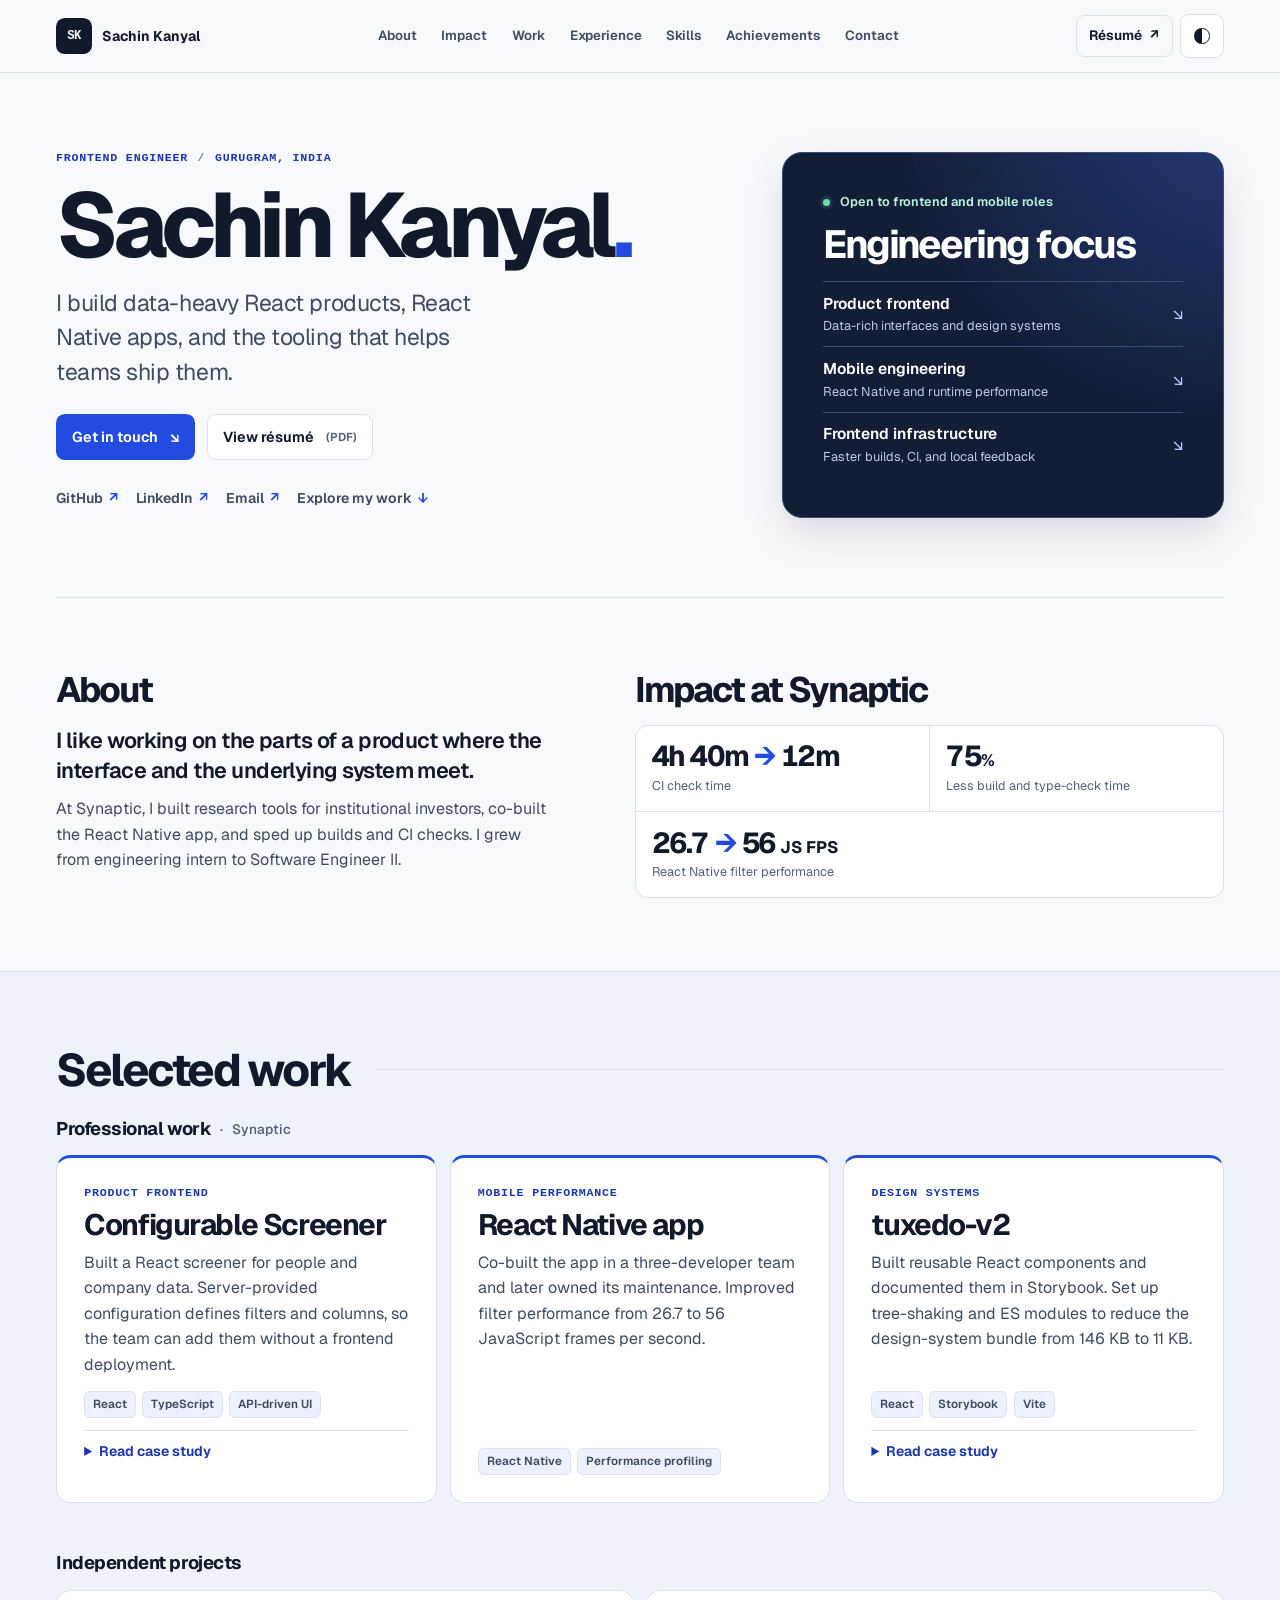
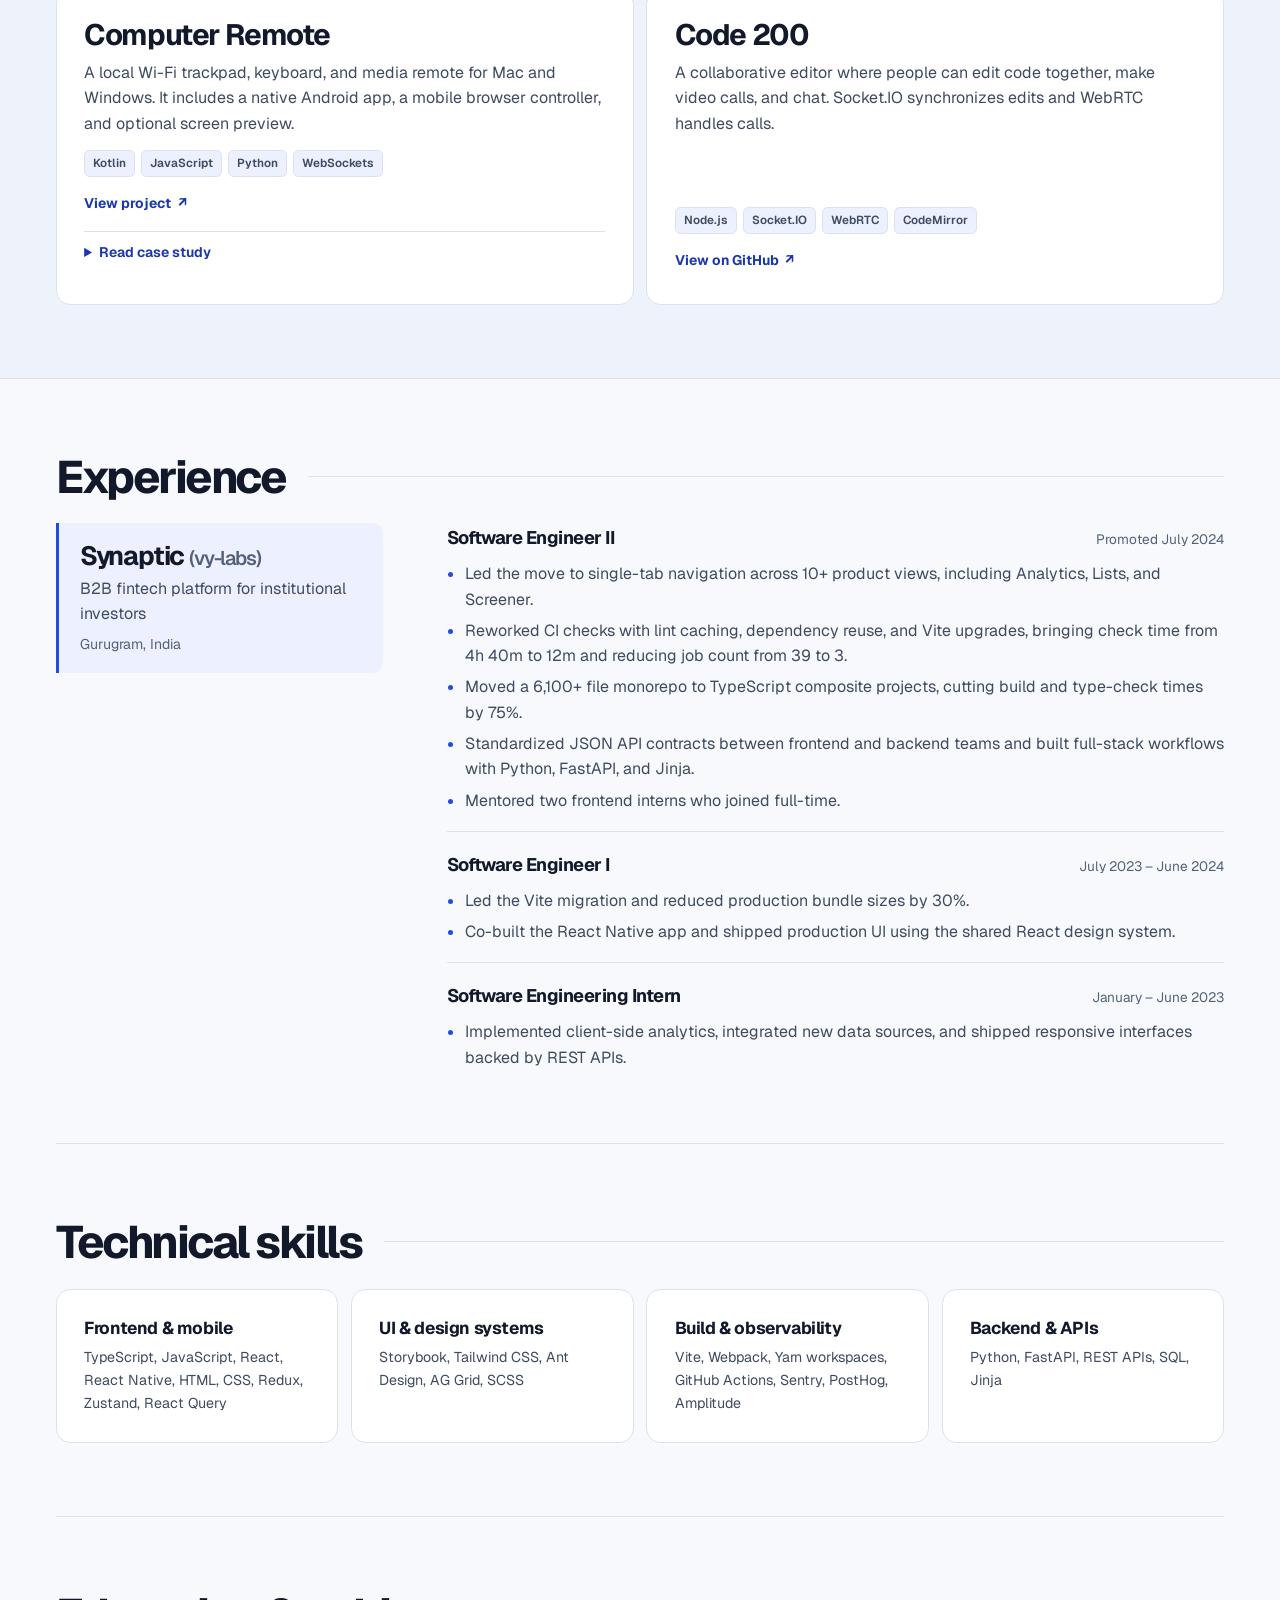
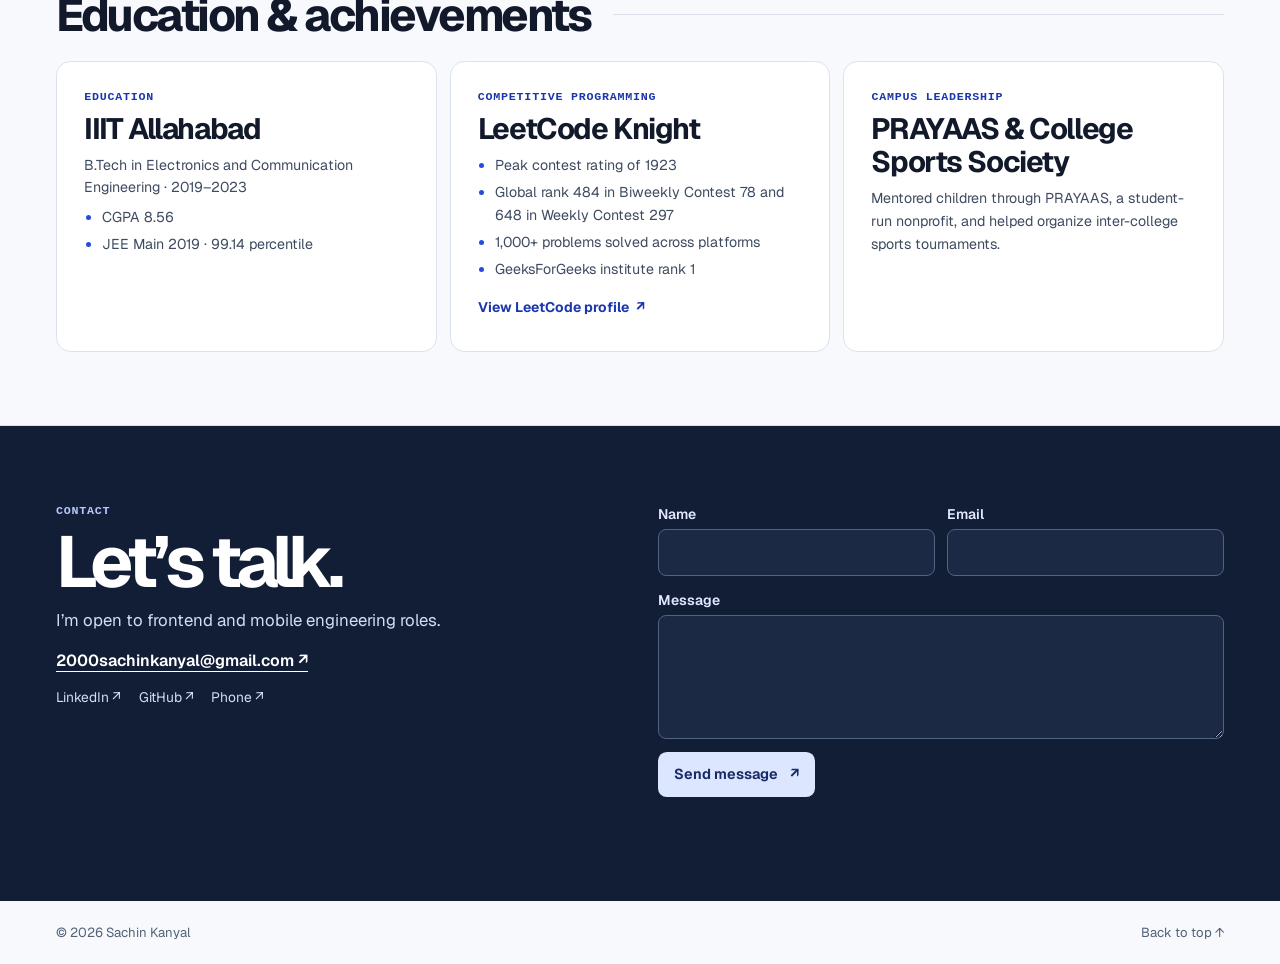
<file: index.html>
<!doctype html>
<html lang="en">
<head>
  <meta charset="utf-8">
  <meta name="viewport" content="width=device-width, initial-scale=1">
  <title>Sachin Kanyal — Frontend Engineer</title>
  <meta name="description" content="Sachin Kanyal is a frontend engineer building React and React Native products, design systems, and frontend infrastructure. Explore his work and experience.">
  <meta name="theme-color" content="#f8f9fc">
  <meta property="og:title" content="Sachin Kanyal — Frontend Engineer">
  <meta property="og:description" content="Selected work in React, React Native, and frontend infrastructure.">
  <meta property="og:type" content="website">
  <link rel="icon" href="favicon.jpg" type="image/jpeg">
  <link rel="preconnect" href="https://fonts.googleapis.com">
  <link rel="preconnect" href="https://fonts.gstatic.com" crossorigin>
  <link href="https://fonts.googleapis.com/css2?family=Geist:wght@400..800&display=swap" rel="stylesheet">
  <link rel="stylesheet" href="style.css">
  <script src="script.js" defer></script>
</head>
<body>
  <a class="skip-link" href="#main-content">Skip to content</a>
  <header class="site-header">
    <div class="shell header-inner">
      <a class="brand" href="#hero" aria-label="Sachin Kanyal, home">
        <span class="monogram" aria-hidden="true">SK</span>
        <span class="brand-name" aria-hidden="true">Sachin Kanyal</span>
      </a>
      <nav class="nav desktop-nav" aria-label="Main">
        <a href="#about">About</a>
        <a href="#impact">Impact</a>
        <a href="#projects">Work</a>
        <a href="#experience">Experience</a>
        <a href="#skills">Skills</a>
        <a href="#achievements">Achievements</a>
        <a href="#contact">Contact</a>
      </nav>
      <div class="header-actions">
        <a class="header-resume" href="https://drive.google.com/file/d/1k4LGmsz5pi5712-VLyqkQMNNYxLnMJjQ/view?usp=sharing">Résumé <span aria-hidden="true">↗</span></a>
        <button class="theme-toggle" type="button" aria-label="Dark mode" aria-pressed="false" title="Dark mode" hidden>
          <span class="theme-icon" aria-hidden="true"></span>
        </button>
        <details class="nav-drawer">
          <summary><span class="sr-only">Menu</span><span class="menu-icon" aria-hidden="true"></span></summary>
          <nav class="nav drawer-links" aria-label="Main">
            <a href="#about">About</a>
            <a href="#impact">Impact</a>
            <a href="#projects">Work</a>
            <a href="#experience">Experience</a>
            <a href="#skills">Skills</a>
            <a href="#achievements">Achievements</a>
            <a href="#contact">Contact</a>
          </nav>
        </details>
      </div>
    </div>
  </header>

  <main id="main-content" tabindex="-1">
    <section class="shell hero" id="hero" aria-labelledby="hero-title">
      <div class="hero-copy">
        <p class="eyebrow hero-role">Frontend Engineer <span aria-hidden="true">/</span> Gurugram, India</p>
        <h1 id="hero-title">Sachin Kanyal<span class="name-period" aria-hidden="true">.</span></h1>
        <p class="hero-intro">I build data-heavy React products, React Native apps, and the tooling that helps teams ship them.</p>
        <div class="actions">
          <a class="button button-primary" href="#contact">Get in touch <span aria-hidden="true">↘</span></a>
          <a class="button button-secondary" href="https://drive.google.com/file/d/1k4LGmsz5pi5712-VLyqkQMNNYxLnMJjQ/view?usp=sharing">View résumé <span class="file-type">(PDF)</span></a>
        </div>
        <ul class="hero-links" aria-label="Profile and contact links">
          <li><a href="https://github.com/15Sachin2000">GitHub <span aria-hidden="true">↗</span></a></li>
          <li><a href="https://www.linkedin.com/in/sachin-kanyal-15b636218/">LinkedIn <span aria-hidden="true">↗</span></a></li>
          <li><a href="mailto:2000sachinkanyal@gmail.com">Email <span aria-hidden="true">↗</span></a></li>
          <li><a href="#projects">Explore my work <span aria-hidden="true">↓</span></a></li>
        </ul>
      </div>

      <aside class="hero-panel" aria-labelledby="focus-title">
        <p class="availability"><span aria-hidden="true"></span> Open to frontend and mobile roles</p>
        <h2 id="focus-title">Engineering focus</h2>
        <ul class="focus-links">
          <li>
            <a href="#screener">
              <span><strong>Product frontend</strong><small>Data-rich interfaces and design systems</small></span>
              <span class="focus-arrow" aria-hidden="true">↘</span>
            </a>
          </li>
          <li>
            <a href="#native-app">
              <span><strong>Mobile engineering</strong><small>React Native and runtime performance</small></span>
              <span class="focus-arrow" aria-hidden="true">↘</span>
            </a>
          </li>
          <li>
            <a href="#impact">
              <span><strong>Frontend infrastructure</strong><small>Faster builds, CI, and local feedback</small></span>
              <span class="focus-arrow" aria-hidden="true">↘</span>
            </a>
          </li>
        </ul>
      </aside>
    </section>

    <div class="shell section overview">
      <section id="about" aria-labelledby="about-title">
        <header class="section-heading"><h2 id="about-title">About</h2></header>
        <p class="about-lead">I like working on the parts of a product where the interface and the underlying system meet.</p>
        <p class="about-body">At Synaptic, I built research tools for institutional investors, co-built the React Native app, and sped up builds and CI checks. I grew from engineering intern to Software Engineer II.</p>
      </section>

      <section id="impact" aria-labelledby="impact-title">
        <header class="section-heading"><h2 id="impact-title">Impact at Synaptic</h2></header>
        <dl class="impact-grid">
          <div class="impact-item">
            <dt>CI check time</dt>
            <dd>4h 40m <span class="metric-arrow" aria-hidden="true">→</span><span class="sr-only"> to </span> 12m</dd>
          </div>
          <div class="impact-item">
            <dt>Less build and type-check time</dt>
            <dd>75<small>%</small></dd>
          </div>
          <div class="impact-item">
            <dt>React Native filter performance</dt>
            <dd>26.7 <span class="metric-arrow" aria-hidden="true">→</span><span class="sr-only"> to </span> 56 <small>JS FPS</small></dd>
          </div>
        </dl>
      </section>
    </div>

    <section class="work-band" id="projects" aria-labelledby="work-title">
      <div class="shell section">
        <header class="section-heading"><h2 id="work-title">Selected work</h2><span class="heading-rule" aria-hidden="true"></span></header>
        <h3 class="group-title">Professional work <span>Synaptic</span></h3>
        <div class="work-grid professional-grid">
          <article class="work-card professional-card" id="screener" aria-labelledby="screener-title">
            <p class="eyebrow">Product frontend</p>
            <h4 id="screener-title">Configurable Screener</h4>
            <p>Built a React screener for people and company data. Server-provided configuration defines filters and columns, so the team can add them without a frontend deployment.</p>
            <ul class="tags" aria-label="Technologies"><li>React</li><li>TypeScript</li><li>API-driven UI</li></ul>
            <details class="project-details" id="screener-case">
              <summary>Read case study<span class="sr-only"> about the Configurable Screener</span></summary>
              <div class="case-study">
                <h5>One configurable interface for two research workflows</h5>
                <p>I designed the React Screener around filter and column definitions from the backend. The People and Company views could use the same rendering approach and add supported controls or columns through configuration.</p>
                <figure class="workflow">
                  <figcaption>How configuration becomes an interface</figcaption>
                  <ol>
                    <li><strong>Backend configuration</strong><span>Defines the available filters and columns.</span></li>
                    <li><strong>React Screener</strong><span>Turns those definitions into controls and a results table.</span></li>
                    <li><strong>People and Company views</strong><span>Show the appropriate fields for each dataset.</span></li>
                  </ol>
                </figure>
              </div>
            </details>
          </article>
          <article class="work-card professional-card" id="native-app" aria-labelledby="native-title">
            <p class="eyebrow">Mobile performance</p>
            <h4 id="native-title">React Native app</h4>
            <p>Co-built the app in a three-developer team and later owned its maintenance. Improved filter performance from 26.7 to 56 JavaScript frames per second.</p>
            <ul class="tags" aria-label="Technologies"><li>React Native</li><li>Performance profiling</li></ul>
          </article>
          <article class="work-card professional-card" aria-labelledby="design-title">
            <p class="eyebrow">Design systems</p>
            <h4 id="design-title">tuxedo-v2</h4>
            <p>Built reusable React components and documented them in Storybook. Set up tree-shaking and ES modules to reduce the design-system bundle from 146 KB to 11 KB.</p>
            <ul class="tags" aria-label="Technologies"><li>React</li><li>Storybook</li><li>Vite</li></ul>
            <details class="project-details" id="design-case">
              <summary>Read case study<span class="sr-only"> about the tuxedo-v2 design system</span></summary>
              <div class="case-study">
                <h5>Reusable components with a smaller bundle</h5>
                <p>I built shared React components from Figma designs and documented their states in Storybook. I also worked on the library build so consumers could import the components they needed and drop unused code through tree-shaking.</p>
                <figure class="workflow">
                  <figcaption>From design to product</figcaption>
                  <ol>
                    <li><strong>Figma → React</strong><span>Turn design patterns into shared components.</span></li>
                    <li><strong>Storybook</strong><span>Document and review component states in isolation.</span></li>
                    <li><strong>ES module build</strong><span>Ship reusable imports to the product UI.</span></li>
                  </ol>
                </figure>
                <p class="case-result"><strong>146 KB → 11 KB</strong> in the measured design-system bundle.</p>
              </div>
            </details>
          </article>
        </div>

        <h3 class="group-title personal-title">Independent projects</h3>
        <div class="work-grid independent-grid">
          <article class="work-card personal-card" aria-labelledby="remote-title">
            <h4 id="remote-title">Computer Remote</h4>
            <p>A local Wi-Fi trackpad, keyboard, and media remote for Mac and Windows. It includes a native Android app, a mobile browser controller, and optional screen preview.</p>
            <ul class="tags" aria-label="Technologies"><li>Kotlin</li><li>JavaScript</li><li>Python</li><li>WebSockets</li></ul>
            <div class="project-actions">
              <a class="text-link" href="https://computer-remote.vercel.app/">View project <span aria-hidden="true">↗</span></a>
            </div>
            <details class="project-details" id="remote-case">
              <summary>Read case study<span class="sr-only"> about Computer Remote</span></summary>
              <div class="case-study">
                <h5>Keeping input responsive during preview</h5>
                <p>I put touch and keyboard events on an ordered WebSocket stream so a drag’s press, movement, and release arrive in sequence. The browser fetches preview frames separately and uses the previous request’s duration to avoid an extra fixed delay.</p>
                <figure class="benchmark" aria-labelledby="benchmark-caption">
                  <figcaption id="benchmark-caption">Completed preview requests per second</figcaption>
                  <div class="benchmark-row"><span>Before</span><span class="bar bar-before" aria-hidden="true"></span><strong>26</strong></div>
                  <div class="benchmark-row"><span>After</span><span class="bar bar-after" aria-hidden="true"></span><strong>56</strong></div>
                  <p>Rounded medians from three local Chromium runs per revision at a 390 × 844 viewport.</p>
                </figure>
                <figure class="case-media">
                  <div>
                    <img src="assets/computer-remote-keyboard.webp" width="390" height="1119" loading="lazy" decoding="async" alt="Browser keyboard panel with live typing and shortcut controls">
                    <img src="assets/computer-remote-media.webp" width="390" height="844" loading="lazy" decoding="async" alt="Browser media panel with playback and volume buttons">
                  </div>
                  <figcaption>Computer Remote’s mobile browser interface</figcaption>
                </figure>
              </div>
            </details>
          </article>
          <article class="work-card personal-card" aria-labelledby="editor-title">
            <h4 id="editor-title">Code 200</h4>
            <p>A collaborative editor where people can edit code together, make video calls, and chat. Socket.IO synchronizes edits and WebRTC handles calls.</p>
            <ul class="tags" aria-label="Technologies"><li>Node.js</li><li>Socket.IO</li><li>WebRTC</li><li>CodeMirror</li></ul>
            <div class="project-actions">
              <a class="text-link" href="https://github.com/15Sachin2000/code-200">View on GitHub <span aria-hidden="true">↗</span></a>
            </div>
          </article>
        </div>
      </div>
    </section>

    <section class="shell section" id="experience" aria-labelledby="experience-title">
      <header class="section-heading"><h2 id="experience-title">Experience</h2><span class="heading-rule" aria-hidden="true"></span></header>
      <div class="experience-layout">
        <div class="employer">
          <h3>Synaptic <span>(vy-labs)</span></h3>
          <p>B2B fintech platform for institutional investors</p>
          <p>Gurugram, India</p>
        </div>
        <div class="roles">
          <article class="role">
            <header><h4>Software Engineer II</h4><p>Promoted July 2024</p></header>
            <ul>
              <li>Led the move to single-tab navigation across 10+ product views, including Analytics, Lists, and Screener.</li>
              <li>Reworked CI checks with lint caching, dependency reuse, and Vite upgrades, bringing check time from 4h 40m to 12m and reducing job count from 39 to 3.</li>
              <li>Moved a 6,100+ file monorepo to TypeScript composite projects, cutting build and type-check times by 75%.</li>
              <li>Standardized JSON API contracts between frontend and backend teams and built full-stack workflows with Python, FastAPI, and Jinja.</li>
              <li>Mentored two frontend interns who joined full-time.</li>
            </ul>
          </article>
          <article class="role">
            <header><h4>Software Engineer I</h4><p>July 2023 – June 2024</p></header>
            <ul>
              <li>Led the Vite migration and reduced production bundle sizes by 30%.</li>
              <li>Co-built the React Native app and shipped production UI using the shared React design system.</li>
            </ul>
          </article>
          <article class="role">
            <header><h4>Software Engineering Intern</h4><p>January – June 2023</p></header>
            <ul><li>Implemented client-side analytics, integrated new data sources, and shipped responsive interfaces backed by REST APIs.</li></ul>
          </article>
        </div>
      </div>
    </section>

    <section class="shell section" id="skills" aria-labelledby="skills-title">
      <header class="section-heading"><h2 id="skills-title">Technical skills</h2><span class="heading-rule" aria-hidden="true"></span></header>
      <div class="skills-grid">
        <article class="skills-card">
          <h3>Frontend &amp; mobile</h3>
          <p>TypeScript, JavaScript, React, React Native, HTML, CSS, Redux, Zustand, React Query</p>
        </article>
        <article class="skills-card">
          <h3>UI &amp; design systems</h3>
          <p>Storybook, Tailwind CSS, Ant Design, AG Grid, SCSS</p>
        </article>
        <article class="skills-card">
          <h3>Build &amp; observability</h3>
          <p>Vite, Webpack, Yarn workspaces, GitHub Actions, Sentry, PostHog, Amplitude</p>
        </article>
        <article class="skills-card">
          <h3>Backend &amp; APIs</h3>
          <p>Python, FastAPI, REST APIs, SQL, Jinja</p>
        </article>
      </div>
    </section>

    <section class="shell section" id="achievements" aria-labelledby="achievements-title">
      <header class="section-heading"><h2 id="achievements-title">Education &amp; achievements</h2><span class="heading-rule" aria-hidden="true"></span></header>
      <div class="credentials-grid">
        <article class="credential">
          <p class="eyebrow">Education</p>
          <h3>IIIT Allahabad</h3>
          <p>B.Tech in Electronics and Communication Engineering · 2019–2023</p>
          <ul><li>CGPA 8.56</li><li>JEE Main 2019 · 99.14 percentile</li></ul>
        </article>
        <article class="credential">
          <p class="eyebrow">Competitive programming</p>
          <h3>LeetCode Knight</h3>
          <ul>
            <li>Peak contest rating of 1923</li>
            <li>Global rank 484 in Biweekly Contest 78 and 648 in Weekly Contest 297</li>
            <li>1,000+ problems solved across platforms</li>
            <li>GeeksForGeeks institute rank 1</li>
          </ul>
          <a class="text-link" href="https://leetcode.com/15Sachin2000">View LeetCode profile <span aria-hidden="true">↗</span></a>
        </article>
        <article class="credential">
          <p class="eyebrow">Campus leadership</p>
          <h3>PRAYAAS &amp; College Sports Society</h3>
          <p>Mentored children through PRAYAAS, a student-run nonprofit, and helped organize inter-college sports tournaments.</p>
        </article>
      </div>
    </section>

    <section class="contact-wrap" id="contact" aria-labelledby="contact-title">
      <div class="shell contact-layout">
        <div class="contact-copy">
          <p class="eyebrow">Contact</p>
          <h2 id="contact-title">Let’s talk.</h2>
          <p>I’m open to frontend and mobile engineering roles.</p>
          <a class="contact-email" href="mailto:2000sachinkanyal@gmail.com">2000sachinkanyal@gmail.com <span aria-hidden="true">↗</span></a>
          <div class="contact-links">
            <a href="https://www.linkedin.com/in/sachin-kanyal-15b636218/">LinkedIn <span aria-hidden="true">↗</span></a>
            <a href="https://github.com/15Sachin2000">GitHub <span aria-hidden="true">↗</span></a>
            <a href="tel:+916397659318">Phone <span aria-hidden="true">↗</span></a>
          </div>
        </div>
        <form class="contact-form" aria-label="Send a message" action="https://api.web3forms.com/submit" method="POST">
          <input type="hidden" name="access_key" value="51032458-fe31-464c-a240-5db887b11d1e">
          <input type="hidden" name="subject" value="New portfolio message for Sachin Kanyal">
          <input type="checkbox" name="botcheck" hidden>
          <div class="form-row">
            <label for="name">Name <input id="name" name="name" type="text" autocomplete="name" required></label>
            <label for="email">Email <input id="email" name="email" type="email" autocomplete="email" required></label>
          </div>
          <label for="message">Message <textarea id="message" name="message" rows="4" required></textarea></label>
          <button class="button button-primary" type="submit">Send message <span aria-hidden="true">↗</span></button>
          <p class="form-status" role="status"></p>
        </form>
      </div>
    </section>
  </main>

  <footer class="shell site-footer">
    <p>© 2026 Sachin Kanyal</p>
    <a href="#hero">Back to top <span aria-hidden="true">↑</span></a>
  </footer>
</body>
</html>
</file>
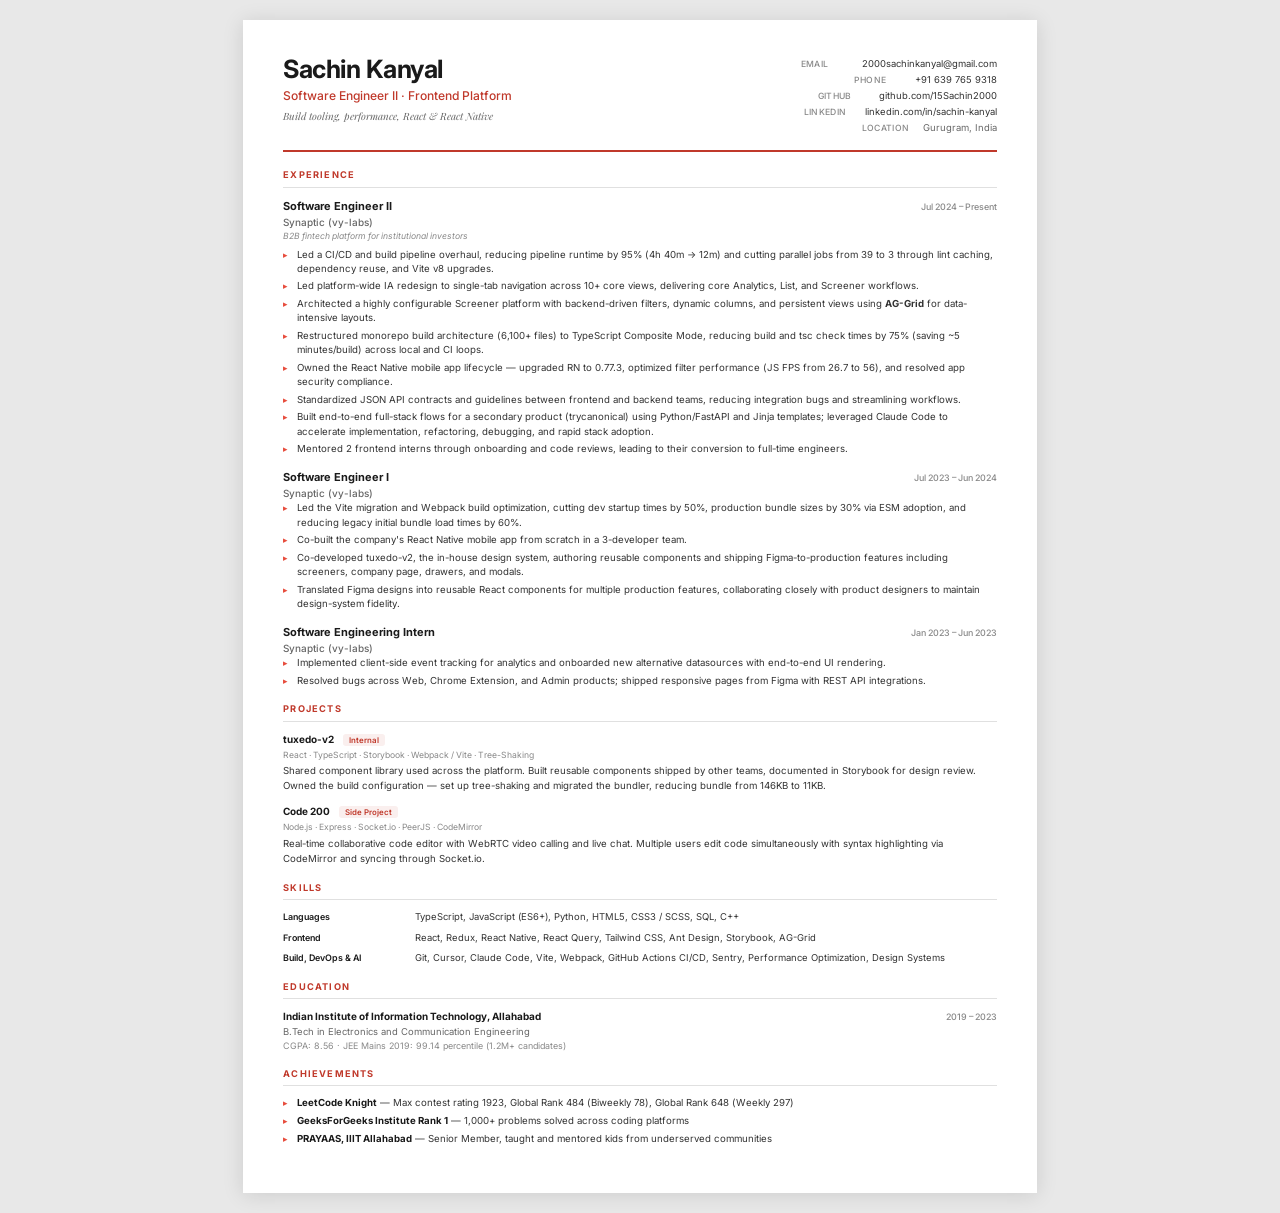
<file: cv.html>
<!DOCTYPE html>
<html lang="en">
<head>
  <meta charset="UTF-8">
  <meta name="viewport" content="width=device-width, initial-scale=1.0">
  <title>Sachin Kanyal — CV</title>
  <link rel="preconnect" href="https://fonts.googleapis.com">
  <link rel="preconnect" href="https://fonts.gstatic.com" crossorigin>
  <link href="https://fonts.googleapis.com/css2?family=Inter:wght@400;500;600;700&family=Playfair+Display:ital@1&display=swap" rel="stylesheet">
  <style>
    /* ── Reset & Base ── */
    *, *::before, *::after { box-sizing: border-box; margin: 0; padding: 0; }

    :root {
      --text-dark: #1a1a1a;
      --text-body: #333;
      --text-muted: #666;
      --text-light: #888;
      --accent: #c0392b;
      --accent-light: #e74c3c;
      --border: #e0e0e0;
      --bg-tag: #f5f5f5;
      --page-w: 210mm;
      --page-min-h: 297mm;
    }

    html { font-size: 10.5px; }

    body {
      font-family: 'Inter', -apple-system, BlinkMacSystemFont, 'Segoe UI', sans-serif;
      color: var(--text-body);
      line-height: 1.55;
      background: #e8e8e8;
      -webkit-font-smoothing: antialiased;
    }

    /* ── Page Container ── */
    .page {
      width: var(--page-w);
      min-height: var(--page-min-h);
      margin: 20px auto;
      padding: 36px 40px 32px;
      background: #fff;
      box-shadow: 0 2px 20px rgba(0,0,0,0.12);
    }

    /* ── Header ── */
    .cv-header {
      display: flex;
      justify-content: space-between;
      align-items: flex-start;
      padding-bottom: 14px;
      border-bottom: 2.5px solid var(--accent);
      margin-bottom: 16px;
    }

    .cv-header h1 {
      font-size: 2.4rem;
      font-weight: 700;
      color: var(--text-dark);
      letter-spacing: -0.5px;
      line-height: 1.1;
    }

    .cv-header .role {
      font-size: 1.15rem;
      color: var(--accent);
      font-weight: 500;
      margin-top: 3px;
    }

    .cv-header .tagline {
      font-family: 'Playfair Display', Georgia, serif;
      font-style: italic;
      color: var(--text-muted);
      font-size: 0.95rem;
      margin-top: 4px;
    }

    .contact-col {
      text-align: right;
      font-size: 0.9rem;
      color: var(--text-muted);
      line-height: 1.7;
      flex-shrink: 0;
    }

    .contact-col a {
      color: var(--text-body);
      text-decoration: none;
    }

    .contact-col a:hover { color: var(--accent); }

    .contact-col .label {
      display: inline-block;
      min-width: 58px;
      text-align: left;
      color: var(--text-light);
      font-size: 0.82rem;
      font-weight: 500;
      text-transform: uppercase;
      letter-spacing: 0.3px;
    }

    /* ── Sections ── */
    .section { margin-bottom: 14px; }

    .section-title {
      font-size: 0.88rem;
      font-weight: 700;
      text-transform: uppercase;
      letter-spacing: 1.2px;
      color: var(--accent);
      border-bottom: 1px solid var(--border);
      padding-bottom: 4px;
      margin-bottom: 10px;
    }

    /* ── Experience ── */
    .exp-entry { margin-bottom: 12px; }
    .exp-entry:last-child { margin-bottom: 0; }

    .exp-row {
      display: flex;
      justify-content: space-between;
      align-items: baseline;
    }

    .exp-role {
      font-size: 1.05rem;
      font-weight: 700;
      color: var(--text-dark);
    }

    .exp-date {
      font-size: 0.85rem;
      color: var(--text-light);
      font-weight: 500;
      flex-shrink: 0;
      margin-left: 12px;
    }

    .exp-company {
      font-size: 0.95rem;
      color: var(--text-muted);
      font-weight: 500;
    }

    .exp-context {
      font-size: 0.82rem;
      color: var(--text-light);
      font-style: italic;
      margin-bottom: 4px;
    }

    .exp-bullets {
      list-style: none;
      padding: 0;
    }

    .exp-bullets li {
      position: relative;
      padding-left: 14px;
      margin-bottom: 3px;
      font-size: 0.92rem;
      color: var(--text-body);
      line-height: 1.5;
    }

    .exp-bullets li::before {
      content: '▸';
      position: absolute;
      left: 0;
      color: var(--accent-light);
      font-size: 0.85rem;
    }

    /* ── Projects ── */
    .proj-entry { margin-bottom: 10px; }
    .proj-entry:last-child { margin-bottom: 0; }

    .proj-name {
      font-weight: 700;
      color: var(--text-dark);
      font-size: 0.95rem;
    }

    .proj-label {
      font-size: 0.75rem;
      font-weight: 600;
      color: var(--accent);
      background: rgba(192, 57, 43, 0.08);
      padding: 1px 6px;
      border-radius: 3px;
      margin-left: 6px;
      vertical-align: middle;
    }

    .proj-stack {
      font-size: 0.82rem;
      color: var(--text-light);
      margin-top: 1px;
    }

    .proj-desc {
      font-size: 0.92rem;
      margin-top: 2px;
    }

    /* ── Skills ── */
    .skills-grid {
      display: grid;
      grid-template-columns: 120px 1fr;
      row-gap: 6px;
      column-gap: 12px;
    }

    .skill-category {
      font-size: 0.85rem;
      font-weight: 600;
      color: var(--text-dark);
    }

    .skill-list {
      font-size: 0.9rem;
      color: var(--text-body);
    }

    /* ── Education ── */
    .edu-row {
      display: flex;
      justify-content: space-between;
      align-items: baseline;
    }

    .edu-school {
      font-weight: 700;
      font-size: 0.95rem;
      color: var(--text-dark);
    }

    .edu-date {
      font-size: 0.85rem;
      color: var(--text-light);
      font-weight: 500;
    }

    .edu-degree {
      font-size: 0.9rem;
      color: var(--text-muted);
    }

    .edu-meta {
      font-size: 0.85rem;
      color: var(--text-light);
    }

    /* ── Achievements ── */
    .ach-list {
      list-style: none;
      padding: 0;
    }

    .ach-list li {
      position: relative;
      padding-left: 14px;
      margin-bottom: 3px;
      font-size: 0.92rem;
    }

    .ach-list li::before {
      content: '▸';
      position: absolute;
      left: 0;
      color: var(--accent-light);
      font-size: 0.85rem;
    }

    .ach-list strong {
      color: var(--text-dark);
    }

    /* ── Print Styles ── */
    @media print {
      html { font-size: 10.5px; }
      body { background: #fff; }
      .page {
        margin: 0;
        padding: 28px 32px 24px;
        box-shadow: none;
        width: 100%;
        min-height: auto;
      }
      a { color: var(--text-body) !important; }
      @page {
        size: A4;
        margin: 0;
      }
    }
  </style>
</head>
<body>
  <div class="page">

    <!-- Header -->
    <header class="cv-header">
      <div>
        <h1>Sachin Kanyal</h1>
        <div class="role">Software Engineer II · Frontend Platform</div>
        <div class="tagline">Build tooling, performance, React & React Native</div>
      </div>
      <div class="contact-col">
        <div><span class="label">Email</span> <a href="mailto:2000sachinkanyal@gmail.com">2000sachinkanyal@gmail.com</a></div>
        <div><span class="label">Phone</span> <a href="tel:+916397659318">+91 639 765 9318</a></div>
        <div><span class="label">GitHub</span> <a href="https://github.com/15Sachin2000">github.com/15Sachin2000</a></div>
        <div><span class="label">LinkedIn</span> <a href="https://www.linkedin.com/in/sachin-kanyal-15b636218/">linkedin.com/in/sachin-kanyal</a></div>
        <div><span class="label">Location</span> Gurugram, India</div>
      </div>
    </header>

    <!-- Experience -->
    <section class="section">
      <h2 class="section-title">Experience</h2>

      <div class="exp-entry">
        <div class="exp-row">
          <span class="exp-role">Software Engineer II</span>
          <span class="exp-date">Jul 2024 – Present</span>
        </div>
        <div class="exp-company">Synaptic (vy-labs)</div>
        <div class="exp-context">B2B fintech platform for institutional investors</div>
        <ul class="exp-bullets">
          <li>Led a CI/CD and build pipeline overhaul, reducing pipeline runtime by 95% (4h 40m &rarr; 12m) and cutting parallel jobs from 39 to 3 through lint caching, dependency reuse, and Vite v8 upgrades.</li>
          <li>Led platform-wide IA redesign to single-tab navigation across 10+ core views, delivering core Analytics, List, and Screener workflows.</li>
          <li>Architected a highly configurable Screener platform with backend-driven filters, dynamic columns, and persistent views using <strong>AG-Grid</strong> for data-intensive layouts.</li>
          <li>Restructured monorepo build architecture (6,100+ files) to TypeScript Composite Mode, reducing build and tsc check times by 75% (saving ~5 minutes/build) across local and CI loops.</li>
          <li>Owned the React Native mobile app lifecycle — upgraded RN to 0.77.3, optimized filter performance (JS FPS from 26.7 to 56), and resolved app security compliance.</li>
          <li>Standardized JSON API contracts and guidelines between frontend and backend teams, reducing integration bugs and streamlining workflows.</li>
          <li>Built end-to-end full-stack flows for a secondary product (trycanonical) using Python/FastAPI and Jinja templates; leveraged Claude Code to accelerate implementation, refactoring, debugging, and rapid stack adoption.</li>
          <li>Mentored 2 frontend interns through onboarding and code reviews, leading to their conversion to full-time engineers.</li>
        </ul>
      </div>

      <div class="exp-entry">
        <div class="exp-row">
          <span class="exp-role">Software Engineer I</span>
          <span class="exp-date">Jul 2023 – Jun 2024</span>
        </div>
        <div class="exp-company">Synaptic (vy-labs)</div>
        <ul class="exp-bullets">
          <li>Led the Vite migration and Webpack build optimization, cutting dev startup times by 50%, production bundle sizes by 30% via ESM adoption, and reducing legacy initial bundle load times by 60%.</li>
          <li>Co-built the company's React Native mobile app from scratch in a 3-developer team.</li>
          <li>Co-developed tuxedo-v2, the in-house design system, authoring reusable components and shipping Figma-to-production features including screeners, company page, drawers, and modals.</li>
          <li>Translated Figma designs into reusable React components for multiple production features, collaborating closely with product designers to maintain design-system fidelity.</li>
        </ul>
      </div>

      <div class="exp-entry">
        <div class="exp-row">
          <span class="exp-role">Software Engineering Intern</span>
          <span class="exp-date">Jan 2023 – Jun 2023</span>
        </div>
        <div class="exp-company">Synaptic (vy-labs)</div>
        <ul class="exp-bullets">
          <li>Implemented client-side event tracking for analytics and onboarded new alternative datasources with end-to-end UI rendering.</li>
          <li>Resolved bugs across Web, Chrome Extension, and Admin products; shipped responsive pages from Figma with REST API integrations.</li>
        </ul>
      </div>
    </section>

    <!-- Projects -->
    <section class="section">
      <h2 class="section-title">Projects</h2>

      <div class="proj-entry">
        <div>
          <span class="proj-name">tuxedo-v2</span>
          <span class="proj-label">Internal</span>
        </div>
        <div class="proj-stack">React · TypeScript · Storybook · Webpack / Vite · Tree-Shaking</div>
        <p class="proj-desc">Shared component library used across the platform. Built reusable components shipped by other teams, documented in Storybook for design review. Owned the build configuration — set up tree-shaking and migrated the bundler, reducing bundle from 146KB to 11KB.</p>
      </div>

      <div class="proj-entry">
        <div>
          <span class="proj-name">Code 200</span>
          <span class="proj-label">Side Project</span>
        </div>
        <div class="proj-stack">Node.js · Express · Socket.io · PeerJS · CodeMirror</div>
        <p class="proj-desc">Real-time collaborative code editor with WebRTC video calling and live chat. Multiple users edit code simultaneously with syntax highlighting via CodeMirror and syncing through Socket.io.</p>
      </div>
    </section>

    <!-- Skills -->
    <section class="section">
      <h2 class="section-title">Skills</h2>
      <div class="skills-grid">
        <span class="skill-category">Languages</span>
        <span class="skill-list">TypeScript, JavaScript (ES6+), Python, HTML5, CSS3 / SCSS, SQL, C++</span>

        <span class="skill-category">Frontend</span>
        <span class="skill-list">React, Redux, React Native, React Query, Tailwind CSS, Ant Design, Storybook, AG-Grid</span>

        <span class="skill-category">Build, DevOps & AI</span>
        <span class="skill-list">Git, Cursor, Claude Code, Vite, Webpack, GitHub Actions CI/CD, Sentry, Performance Optimization, Design Systems</span>
      </div>
    </section>

    <!-- Education -->
    <section class="section">
      <h2 class="section-title">Education</h2>
      <div class="edu-row">
        <span class="edu-school">Indian Institute of Information Technology, Allahabad</span>
        <span class="edu-date">2019 – 2023</span>
      </div>
      <div class="edu-degree">B.Tech in Electronics and Communication Engineering</div>
      <div class="edu-meta">CGPA: 8.56 · JEE Mains 2019: 99.14 percentile (1.2M+ candidates)</div>
    </section>

    <!-- Achievements -->
    <section class="section">
      <h2 class="section-title">Achievements</h2>
      <ul class="ach-list">
        <li><strong>LeetCode Knight</strong> — Max contest rating 1923, Global Rank 484 (Biweekly 78), Global Rank 648 (Weekly 297)</li>
        <li><strong>GeeksForGeeks Institute Rank 1</strong> — 1,000+ problems solved across coding platforms</li>
        <li><strong>PRAYAAS, IIIT Allahabad</strong> — Senior Member, taught and mentored kids from underserved communities</li>
      </ul>
    </section>

  </div>
</body>
</html>
</file>
<file: style.css>
:root {
  color-scheme: light;
  --canvas: #f8f9fc;
  --surface: #fff;
  --ink: #11192b;
  --body: #3e4b60;
  --muted: #526178;
  --line: #dbe2ed;
  --accent: #244be0;
  --accent-hover: #1b37ad;
  --accent-light: #edf1ff;
  --dark: #121d36;
  --panel-glow: #263b79;
  --panel-border: #394d74;
  --work-bg: #eef2fa;
  --button-bg: #244be0;
  --button-hover: #1b37ad;
  --button-ink: #fff;
  --field-bg: #1b2945;
  --field-border: #526283;
  --radius: 1.25rem;
  --width: 73rem;
  --font: Geist, system-ui, -apple-system, BlinkMacSystemFont, "Segoe UI", sans-serif;
  --mono: ui-monospace, "SFMono-Regular", Consolas, monospace;
}

@supports (color: light-dark(white, black)) {
  :root {
    color-scheme: light dark;
    --canvas: light-dark(#f8f9fc, #18181b);
    --surface: light-dark(#fff, #232328);
    --ink: light-dark(#11192b, #f5f5f7);
    --body: light-dark(#3e4b60, #d6d6df);
    --muted: light-dark(#526178, #b1b0bd);
    --line: light-dark(#dbe2ed, #42424c);
    --accent: light-dark(#244be0, #a8baff);
    --accent-hover: light-dark(#1b37ad, #c6d0ff);
    --accent-light: light-dark(#edf1ff, #2b3044);
    --dark: light-dark(#121d36, #20212a);
    --panel-glow: light-dark(#263b79, #343a58);
    --panel-border: light-dark(#394d74, #474b62);
    --work-bg: light-dark(#eef2fa, #1d1d22);
    --button-bg: light-dark(#244be0, #a8baff);
    --button-hover: light-dark(#1b37ad, #c6d0ff);
    --button-ink: light-dark(#fff, #151926);
    --field-bg: light-dark(#1b2945, #292a33);
    --field-border: light-dark(#526283, #666878);
  }

  :root[data-theme="light"] { color-scheme: light; }
  :root[data-theme="dark"] { color-scheme: dark; }
}

*, *::before, *::after { box-sizing: border-box; }
html { scroll-padding-top: 5.5rem; }
body {
  margin: 0;
  background: var(--canvas);
  color: var(--ink);
  font: 1rem/1.6 var(--font);
  -webkit-font-smoothing: antialiased;
}
h1, h2, h3, h4, p, figure, dl, dd { margin: 0; }
img { display: block; max-width: 100%; }
a { color: inherit; }
button, input, textarea { font: inherit; }
[id] { scroll-margin-top: .75rem; }
::selection { background: #cbd7ff; color: #101b3d; }

:focus-visible {
  outline: 3px solid var(--accent);
  outline-offset: 4px;
}

.shell { width: min(var(--width), calc(100% - 4rem)); margin-inline: auto; }
.sr-only {
  position: absolute;
  width: 1px;
  height: 1px;
  padding: 0;
  overflow: hidden;
  white-space: nowrap;
  clip-path: inset(50%);
}
.skip-link {
  position: fixed;
  z-index: 5;
  inset: 1rem auto auto 1rem;
  transform: translateY(calc(-100% - 1.5rem));
  padding: .75rem 1rem;
  border-radius: .5rem;
  background: var(--ink);
  color: var(--canvas);
}
.skip-link:focus { transform: translateY(0); }

.site-header {
  position: sticky;
  z-index: 2;
  top: 0;
  background: var(--canvas);
  border-bottom: 1px solid var(--line);
}
.header-inner {
  min-height: 4.5rem;
  display: grid;
  grid-template-columns: auto 1fr auto;
  align-items: center;
  gap: 1rem;
}
.brand, .nav a, .header-resume, .button, .text-link, .site-footer a { text-decoration: none; }
.brand {
  justify-self: start;
  display: inline-flex;
  align-items: center;
  gap: .65rem;
  font-size: .88rem;
  font-weight: 690;
  white-space: nowrap;
}
.monogram {
  display: grid;
  place-items: center;
  width: 2.25rem;
  height: 2.25rem;
  border-radius: .55rem;
  background: var(--ink);
  color: var(--canvas);
  font: 650 .76rem/1 var(--mono);
  letter-spacing: -.045em;
}
.nav { display: flex; justify-content: center; gap: .04rem; }
.nav a {
  display: inline-flex;
  align-items: center;
  min-height: 2.75rem;
  padding-inline: clamp(.44rem, 1vw, .75rem);
  border-radius: .5rem;
  color: var(--body);
  font-size: .83rem;
  font-weight: 620;
}
.nav a:hover { background: var(--accent-light); color: var(--accent-hover); }
.header-resume {
  justify-self: end;
  display: inline-flex;
  align-items: center;
  gap: .5rem;
  min-height: 2.65rem;
  padding: .45rem .78rem;
  border: 1px solid var(--line);
  border-radius: .55rem;
  font-size: .85rem;
  font-weight: 650;
}
.header-resume:hover { border-color: var(--accent); color: var(--accent-hover); }
.header-actions { display: flex; align-items: center; justify-self: end; gap: .45rem; }
.theme-toggle, .nav-drawer summary {
  display: inline-grid;
  place-items: center;
  width: 2.75rem;
  height: 2.75rem;
  padding: 0;
  border: 1px solid var(--line);
  border-radius: .55rem;
  background: var(--surface);
  color: var(--ink);
  cursor: pointer;
  list-style: none;
}
.theme-toggle[hidden] { display: none; }
.theme-toggle:hover, .nav-drawer summary:hover { border-color: var(--accent); color: var(--accent-hover); }
.theme-toggle[aria-pressed="true"] { background: var(--accent-light); color: var(--accent-hover); }
.theme-icon {
  width: .95rem;
  height: .95rem;
  border: 1.5px solid currentColor;
  border-radius: 50%;
  background: linear-gradient(90deg, currentColor 50%, transparent 50%);
}
.nav-drawer { position: relative; display: none; }
.nav-drawer summary::-webkit-details-marker { display: none; }
.menu-icon, .menu-icon::before, .menu-icon::after {
  width: 1rem;
  height: 1.5px;
  border-radius: 1px;
  background: currentColor;
}
.menu-icon { position: relative; }
.menu-icon::before, .menu-icon::after {
  position: absolute;
  top: 0;
  left: 0;
  content: "";
}
.menu-icon::before { transform: translateY(-5px); }
.menu-icon::after { transform: translateY(5px); }
.nav-drawer[open] .menu-icon { background: transparent; }
.nav-drawer[open] .menu-icon::before { transform: rotate(45deg); }
.nav-drawer[open] .menu-icon::after { transform: rotate(-45deg); }
.drawer-links {
  position: absolute;
  z-index: 1;
  top: calc(100% + .75rem);
  right: 0;
  display: grid;
  grid-template-columns: minmax(0, 1fr);
  width: min(18rem, calc(100vw - 2rem));
  max-height: calc(100dvh - 5rem);
  overflow-y: auto;
  padding: .5rem;
  border: 1px solid var(--line);
  border-radius: .8rem;
  background: var(--surface);
  box-shadow: 0 14px 40px rgb(12 16 27 / .18);
}
.nav-drawer:not([open]) .drawer-links { display: none; }
.drawer-links a { padding-inline: .75rem; font-size: .95rem; }

.hero {
  display: grid;
  grid-template-columns: minmax(0, 1.5fr) minmax(0, 1fr);
  gap: clamp(2rem, 5vw, 5.3rem);
  align-items: center;
  padding-block: clamp(3rem, 6vw, 6rem) clamp(3.4rem, 6vw, 6rem);
}
.eyebrow {
  color: var(--accent-hover);
  font: 650 .73rem/1.45 var(--mono);
  letter-spacing: .065em;
  text-transform: uppercase;
}
.hero-role { display: flex; flex-wrap: wrap; align-items: center; gap: .3rem .6rem; }
.hero-role span { color: #687ea9; }
.hero h1 {
  margin-block: .88rem 1rem;
  font-size: clamp(3.2rem, 7.1vw, 6.5rem);
  font-weight: 750;
  line-height: .98;
  letter-spacing: -.064em;
}
.name-period { color: var(--accent); }
.hero-intro {
  max-width: 29rem;
  color: var(--body);
  font-size: clamp(1.15rem, 1.8vw, 1.45rem);
  line-height: 1.5;
  letter-spacing: -.02em;
}
.actions { display: flex; flex-wrap: wrap; align-items: center; gap: .75rem; }
.hero .actions { margin-top: 1.55rem; }
.button {
  display: inline-flex;
  align-items: center;
  justify-content: center;
  gap: .72rem;
  min-height: 2.85rem;
  padding: .63rem .95rem;
  border: 1px solid transparent;
  border-radius: .55rem;
  font-size: .9rem;
  font-weight: 650;
  cursor: pointer;
  transition: background-color .16s, border-color .16s, color .16s;
}
.button-primary { background: var(--button-bg); color: var(--button-ink); }
.button-primary:hover { background: var(--button-hover); }
.button-secondary { background: var(--surface); border-color: var(--line); color: var(--ink); }
.button-secondary:hover { border-color: var(--accent); color: var(--accent-hover); }
.button:disabled { opacity: .65; cursor: wait; }
.file-type { color: var(--muted); font-size: .8em; }
.hero-links {
  display: flex;
  flex-wrap: wrap;
  gap: .15rem 1.15rem;
  margin: 1rem 0 0;
  padding: 0;
  list-style: none;
}
.hero-links a {
  display: inline-flex;
  align-items: center;
  gap: .38rem;
  min-height: 2.75rem;
  color: var(--body);
  font-size: .88rem;
  font-weight: 620;
  text-decoration: none;
}
.hero-links a span { color: var(--accent); }
.hero-links a:hover { color: var(--accent-hover); text-decoration: underline; text-underline-offset: .25em; }
.hero-panel {
  padding: clamp(1.25rem, 3.1vw, 2.6rem);
  border: 1px solid var(--panel-border);
  border-radius: var(--radius);
  background: radial-gradient(ellipse at 105% -15%, var(--panel-glow) 0, transparent 56%), var(--dark);
  color: white;
  box-shadow: 0 16px 38px rgb(23 33 70 / .13);
}
.hero-panel h2 { margin: .65rem 0 .85rem; font-size: clamp(1.7rem, 3.1vw, 2.45rem); letter-spacing: -.055em; line-height: 1.13; }
.availability { display: flex; align-items: center; gap: .58rem; color: #b4f0d7; font-size: .79rem; font-weight: 640; }
.availability span {
  width: .45rem;
  height: .45rem;
  flex: none;
  border-radius: 50%;
  background: #6ddbb0;
  box-shadow: 0 0 0 3px rgb(109 219 176 / .13);
}
.focus-links { margin: 0; padding: 0; list-style: none; }
.focus-links a {
  display: flex;
  align-items: center;
  justify-content: space-between;
  gap: .55rem;
  min-height: 3.7rem;
  padding: .6rem 0;
  border-top: 1px solid var(--panel-border);
  text-decoration: none;
}
.focus-links strong, .focus-links small { display: block; }
.focus-links strong { font-size: .97rem; font-weight: 620; }
.focus-links small { color: #bdcbe9; font-size: .8rem; }
.focus-links a:hover strong { text-decoration: underline; text-underline-offset: .2em; }
.focus-arrow { color: #bacaff; font-size: 1rem; }
.hero-panel :focus-visible { outline-color: #aec4ff; }

.section { padding-block: clamp(2.5rem, 5.7vw, 5rem); }
.section-heading { display: flex; align-items: center; gap: 1.45rem; margin-bottom: 1.4rem; }
.section-heading h2 {
  font-size: clamp(1.82rem, 3.55vw, 2.9rem);
  font-weight: 730;
  line-height: 1.08;
  letter-spacing: -.055em;
}
.heading-rule { height: 1px; flex: 1; background: var(--line); }
.overview {
  display: grid;
  grid-template-columns: minmax(0, .92fr) minmax(0, 1.08fr);
  gap: clamp(2rem, 6vw, 5.6rem);
  border-top: 1px solid var(--line);
}
.overview .section-heading { margin-bottom: 1rem; }
.overview .section-heading h2 { font-size: clamp(1.7rem, 2.75vw, 2.4rem); }
.about-lead { max-width: 35ch; color: var(--ink); font-size: clamp(1.15rem, 1.7vw, 1.38rem); font-weight: 610; line-height: 1.38; letter-spacing: -.025em; }
.about-body { margin-top: .7rem; color: var(--body); }
.impact-grid {
  display: grid;
  grid-template-columns: repeat(2, minmax(0, 1fr));
  overflow: hidden;
  border: 1px solid var(--line);
  border-radius: .8rem;
  background: var(--surface);
}
.impact-item { display: grid; align-content: start; gap: .28rem; padding: .92rem 1rem; }
.impact-item:nth-child(2) { border-left: 1px solid var(--line); }
.impact-item:last-child { grid-column: 1 / -1; border-top: 1px solid var(--line); }
.impact-item dd {
  grid-row: 1;
  font-size: clamp(1.32rem, 2.25vw, 1.85rem);
  font-weight: 730;
  line-height: 1.08;
  font-variant-numeric: tabular-nums;
  letter-spacing: -.05em;
}
.metric-arrow { color: var(--accent); }
.impact-item small { font-size: .58em; letter-spacing: 0; }
.impact-item dt { color: var(--muted); font-size: .79rem; }

.work-band { border-block: 1px solid var(--line); background: var(--work-bg); }
.group-title {
  display: flex;
  flex-wrap: wrap;
  align-items: center;
  gap: .55rem;
  margin-bottom: .85rem;
  color: var(--ink);
  font-size: 1.15rem;
  line-height: 1.35;
  letter-spacing: -.025em;
}
.group-title span { color: var(--muted); font-size: .85rem; font-weight: 530; letter-spacing: 0; }
.group-title span::before { content: "·"; margin-right: .55rem; }
.personal-title { margin-top: clamp(1.7rem, 4vw, 3rem); }
.work-grid, .skills-grid, .credentials-grid {
  display: grid;
  grid-template-columns: repeat(3, minmax(0, 1fr));
  gap: .8rem;
}
.independent-grid { grid-template-columns: repeat(2, minmax(0, 1fr)); }
.work-grid:has(.project-details[open]) { align-items: start; }
.work-card, .skills-card, .credential {
  padding: clamp(1.15rem, 2.5vw, 1.7rem);
  border: 1px solid var(--line);
  border-radius: .9rem;
  background: var(--surface);
}
.work-card { display: flex; flex-direction: column; align-items: start; }
.professional-card { border-top: 3px solid var(--accent); }
.work-card h4, .credential h3 {
  margin-block: .35rem .52rem;
  font-size: clamp(1.38rem, 2.3vw, 1.85rem);
  line-height: 1.14;
  letter-spacing: -.048em;
}
.personal-card h4 { margin-top: 0; }
.work-card > p:not(.eyebrow), .skills-card p, .credential > p:not(.eyebrow), .credential ul { color: var(--body); }
.work-card > p:not(.eyebrow) { margin-bottom: .85rem; }
.work-card .tags { margin-top: auto; }
.tags {
  display: flex;
  flex-wrap: wrap;
  gap: .38rem;
  margin: 1.1rem 0 0;
  padding: 0;
  list-style: none;
}
.tags li {
  padding: .27rem .5rem;
  border: 1px solid var(--line);
  border-radius: .35rem;
  background: var(--accent-light);
  color: var(--body);
  font-size: .73rem;
  font-weight: 620;
  line-height: 1.4;
}
.text-link {
  display: inline-flex;
  align-items: center;
  gap: .42rem;
  min-height: 2rem;
  color: var(--accent-hover);
  font-size: .87rem;
  font-weight: 680;
}
.text-link:hover, .site-footer a:hover { text-decoration: underline; text-underline-offset: .2em; }
.project-actions { margin-top: .65rem; }
.project-details {
  align-self: stretch;
  margin-top: .75rem;
  border-top: 1px solid var(--line);
}
.project-details summary {
  width: fit-content;
  min-height: 2.75rem;
  padding: .55rem .2rem .2rem 0;
  color: var(--accent-hover);
  font-size: .87rem;
  font-weight: 650;
  cursor: pointer;
}
.project-details summary:hover { text-decoration: underline; text-underline-offset: .2em; }
.case-study { display: grid; gap: .85rem; padding: .25rem 0 .3rem; }
.case-study h5 { margin: 0; font-size: 1.1rem; line-height: 1.23; letter-spacing: -.025em; }
.case-study > p { color: var(--body); font-size: .9rem; }
.workflow {
  padding: .85rem;
  border: 1px solid var(--line);
  border-radius: .68rem;
  background: var(--work-bg);
}
.workflow figcaption { color: var(--ink); font-size: .82rem; font-weight: 700; }
.workflow ol { display: grid; gap: .6rem; margin: .55rem 0 0; padding-left: 1.24rem; }
.workflow li { padding-left: .12rem; color: var(--body); font-size: .8rem; }
.workflow li::marker { color: var(--accent-hover); font-family: var(--mono); font-weight: 700; }
.workflow li strong { display: block; color: var(--ink); }
.workflow li span { display: block; }
.case-result strong { color: var(--ink); }

.benchmark {
  padding: .85rem 1rem;
  border: 1px solid var(--line);
  border-radius: .68rem;
  background: var(--work-bg);
}
.benchmark figcaption { margin-bottom: .62rem; font-size: .87rem; font-weight: 710; }
.benchmark-row {
  display: grid;
  grid-template-columns: 3.4rem minmax(0, 1fr) 1.4rem;
  align-items: center;
  gap: .4rem;
  margin-block: .35rem;
  color: var(--body);
  font-size: .78rem;
}
.benchmark-row strong { color: var(--ink); text-align: right; font-variant-numeric: tabular-nums; }
.bar { display: block; height: .45rem; border-radius: .25rem; }
.bar-before { width: calc(26 / 56 * 100%); background: #889de9; }
.bar-after { background: var(--accent); }
.benchmark p { margin-top: .5rem; color: var(--muted); font-size: .76rem; line-height: 1.45; }
.case-media > div {
  display: flex;
  justify-content: center;
  gap: .7rem;
  padding: .8rem;
  border-radius: .68rem;
  background: var(--accent-light);
}
.case-media img { width: min(44%, 9rem); height: auto; aspect-ratio: 390 / 844; object-fit: cover; object-position: top; border-radius: .42rem; }
.case-media figcaption { margin-top: .3rem; color: var(--muted); font-size: .78rem; }

.experience-layout { display: grid; grid-template-columns: minmax(0, .42fr) minmax(0, 1fr); align-items: start; gap: clamp(1.5rem, 5vw, 4.5rem); }
.employer {
  padding: 1.15rem 1.3rem;
  border-left: 3px solid var(--accent);
  background: var(--accent-light);
  border-radius: 0 .65rem .65rem 0;
}
.employer h3 { margin-bottom: .3rem; font-size: 1.65rem; line-height: 1.12; letter-spacing: -.045em; }
.employer h3 span { color: var(--muted); font-size: .75em; font-weight: 580; }
.employer p, .role ul { color: var(--body); }
.employer p:last-child { margin-top: .35rem; color: var(--muted); font-size: .88rem; }
.role { padding-block: 1.12rem; border-top: 1px solid var(--line); }
.role:first-child { padding-top: 0; border-top: 0; }
.role:last-child { padding-bottom: 0; }
.role header { display: flex; flex-wrap: wrap; align-items: baseline; justify-content: space-between; gap: .25rem 1rem; }
.role h4 { font-size: 1.14rem; letter-spacing: -.028em; }
.role header p { color: var(--muted); font-size: .85rem; }
.role ul { margin: .55rem 0 0; padding-left: 1.15rem; }
.role li + li { margin-top: .34rem; }
.role li::marker, .credential li::marker { color: var(--accent); }
#skills, #achievements { border-top: 1px solid var(--line); }
.skills-grid { grid-template-columns: repeat(4, minmax(0, 1fr)); }
.skills-card h3 { margin-bottom: .4rem; font-size: 1.08rem; line-height: 1.32; letter-spacing: -.023em; }
.skills-card p, .credential { font-size: .89rem; }
.credential ul { margin: .42rem 0; padding-left: 1.1rem; }
.credential li + li { margin-top: .28rem; }
.credential .text-link { margin-top: .25rem; }

.contact-wrap { padding-block: clamp(2.5rem, 6vw, 5rem); border-top: 1px solid var(--line); background: var(--dark); color: #fff; }
.contact-layout {
  display: grid;
  grid-template-columns: minmax(0, .95fr) minmax(0, 1.05fr);
  gap: clamp(1.75rem, 7vw, 6rem);
  align-items: start;
}
.contact-copy .eyebrow { color: #b7c8ff; }
.contact-copy h2 {
  margin-block: .4rem .55rem;
  font-size: clamp(2.5rem, 5.75vw, 4.5rem);
  line-height: 1;
  letter-spacing: -.08em;
}
.contact-copy > p:not(.eyebrow) { color: #d3def5; font-size: 1.05rem; }
.contact-email {
  display: inline-block;
  margin-top: .9rem;
  color: #fff;
  font-weight: 620;
  overflow-wrap: anywhere;
  text-underline-offset: .3em;
}
.contact-links { display: flex; flex-wrap: wrap; gap: .45rem 1.1rem; margin-top: .8rem; }
.contact-links a { color: #d3def5; font-size: .86rem; text-decoration: none; }
.contact-links a:hover { text-decoration: underline; text-underline-offset: .25em; }
.contact-form { display: grid; gap: .8rem; }
.form-row { display: grid; grid-template-columns: repeat(2, minmax(0, 1fr)); gap: .8rem; }
.contact-form label { display: grid; align-content: start; gap: .27rem; color: #e4ebff; font-size: .87rem; font-weight: 600; }
.contact-form input:not([type="hidden"]):not([hidden]), .contact-form textarea {
  width: 100%;
  min-height: 2.75rem;
  border: 1px solid var(--field-border);
  border-radius: .5rem;
  padding: .6rem .72rem;
  background: var(--field-bg);
  color: #fff;
  font-size: 1rem;
  font-weight: 400;
}
.contact-form textarea { resize: vertical; }
.contact-form .button { justify-self: start; background: #dce6ff; color: #182a67; }
.contact-form .button:hover { background: white; }
.contact-wrap :focus-visible { outline-color: #9bb6ff; }
.form-status { min-height: 1.4em; margin-top: -.3rem; font-size: .87rem; color: #e1eaff; }
.form-status[data-state="error"] { color: #ffd3d8; }
.form-status[data-state="success"] { color: #a9ecd4; }
.site-footer { display: flex; flex-wrap: wrap; justify-content: space-between; gap: .5rem; padding-block: 1.3rem; color: var(--muted); font-size: .82rem; }


@media (prefers-reduced-motion: no-preference) {
  html { scroll-behavior: smooth; }
}

@media (prefers-reduced-motion: reduce) {
  *, *::before, *::after { transition: none !important; }
}

@media (max-width: 59rem) {
  .shell { width: calc(100% - 3rem); }
  .header-inner { gap: .5rem; min-height: 4rem; }
  .header-resume, .brand-name { display: none; }
  .hero { gap: 1.65rem; }
  .skills-grid { grid-template-columns: repeat(2, minmax(0, 1fr)); }
}

@media (width < 768px) {
  html { scroll-padding-top: 4.5rem; }
  .shell { width: calc(100% - 2rem); }
  .header-inner { grid-template-columns: minmax(0, 1fr) auto; }
  .brand-name { display: inline; overflow: hidden; text-overflow: ellipsis; }
  .desktop-nav { display: none; }
  .nav-drawer { display: block; }
}

@media (max-width: 46rem) {
  .hero { grid-template-columns: 1fr; gap: 1.7rem; padding-block: 2.65rem 2.9rem; }
  .hero h1 { font-size: clamp(2.5rem, 12.7vw, 5rem); }
  .hero .actions { margin-top: 1.15rem; }
  .hero .actions .button { padding-inline: .72rem; gap: .45rem; }
  .hero-links { margin-top: .7rem; }
  .hero-panel { padding-block: 1.15rem .72rem; }
  .overview, .experience-layout, .contact-layout { grid-template-columns: 1fr; }
  .overview { gap: 1.6rem; }
  .section-heading { gap: .8rem; }
  .work-grid, .credentials-grid { grid-template-columns: 1fr; }
  .role:first-child { padding-top: .85rem; border-top: 1px solid var(--line); }
}

@media (max-width: 30rem) {
  .skills-grid, .form-row { grid-template-columns: 1fr; }
}

@media (width <= 400px) {
  .hero .actions { display: grid; grid-template-columns: repeat(2, minmax(0, 1fr)); gap: .55rem; }
  .hero .actions .button { padding-inline: .48rem; font-size: .85rem; }
}
</file>
